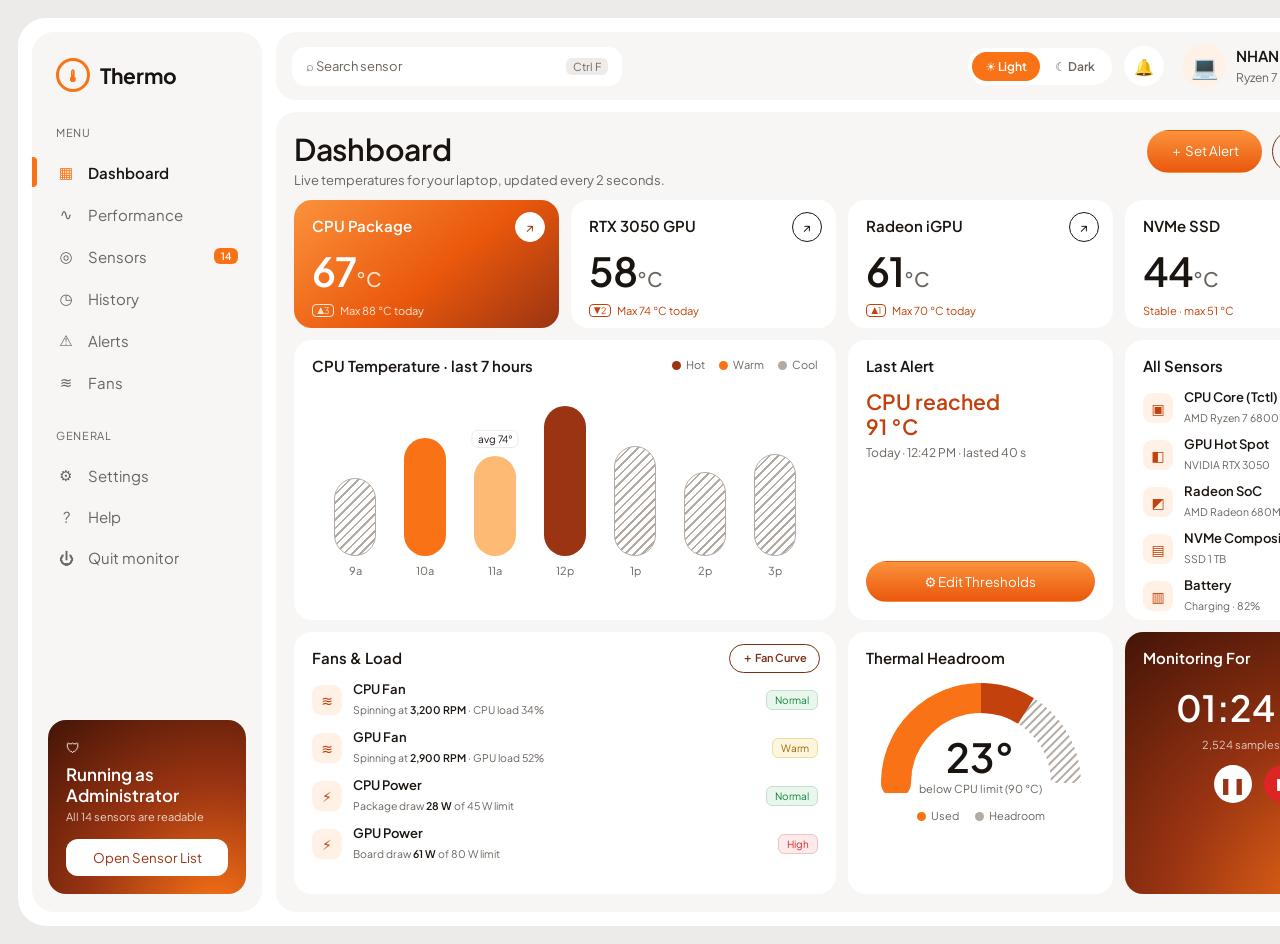
<file: docs/mockups/dashboard.html>
<!doctype html>
<html lang="en" data-theme="light">
<head>
<meta charset="utf-8">
<title>Thermo Mockup</title>
<link href="https://fonts.googleapis.com/css2?family=Plus+Jakarta+Sans:wght@400;500;600;700&display=swap" rel="stylesheet">
<script>
  // mockup only: ?theme=dark preloads dark mode for screenshots
  if (new URLSearchParams(location.search).get('theme') === 'dark') document.documentElement.dataset.theme = 'dark';
</script>
<link rel="stylesheet" href="style.css">
</head>
<body>
<div class="app">
  <aside>
    <div class="logo"><div class="mark">🌡</div>Thermo</div>
    <div class="sec">Menu</div>
    <nav>
      <a class="on"><span class="ic">▦</span>Dashboard</a>
      <a><span class="ic">∿</span>Performance</a>
      <a><span class="ic">◎</span>Sensors <span class="badge">14</span></a>
      <a><span class="ic">◷</span>History</a>
      <a><span class="ic">⚠</span>Alerts</a>
      <a><span class="ic">≋</span>Fans</a>
    </nav>
    <div class="sec">General</div>
    <nav>
      <a><span class="ic">⚙</span>Settings</a>
      <a><span class="ic">?</span>Help</a>
      <a><span class="ic">⏻</span>Quit monitor</a>
    </nav>
    <div class="promo">
      <div style="font-size:14px">🛡</div>
      <h4>Running as<br>Administrator</h4>
      <p>All 14 sensors are readable</p>
      <button>Open Sensor List</button>
    </div>
  </aside>

  <div class="main">
    <div class="top">
      <div class="search">⌕ Search sensor <kbd>Ctrl F</kbd></div>
      <div class="sp"></div>
      <button class="toggle" onclick="document.documentElement.dataset.theme = document.documentElement.dataset.theme === 'dark' ? 'light' : 'dark'">
        <span class="l">☀ Light</span><span class="d">☾ Dark</span>
      </button>
      <div class="iconbtn">🔔</div>
      <div class="who"><div class="av">💻</div><div><b>NHAN-LAPTOP</b><small>Ryzen 7 6800HS · RTX 3050</small></div></div>
    </div>

    <div class="board">
      <div class="head">
        <div><h1>Dashboard</h1><p>Live temperatures for your laptop, updated every 2 seconds.</p></div>
        <div class="acts"><button class="btn pri">＋ Set Alert</button><button class="btn">Export CSV</button></div>
      </div>

      <div class="card stat hero"><h3>CPU Package</h3><div class="arrow">↗</div><div class="v">67<span>°C</span></div><div class="f"><i>▲3</i>Max 88 °C today</div></div>
      <div class="card stat"><h3>RTX 3050 GPU</h3><div class="arrow">↗</div><div class="v">58<span>°C</span></div><div class="f"><i>▼2</i>Max 74 °C today</div></div>
      <div class="card stat"><h3>Radeon iGPU</h3><div class="arrow">↗</div><div class="v">61<span>°C</span></div><div class="f"><i>▲1</i>Max 70 °C today</div></div>
      <div class="card stat"><h3>NVMe SSD</h3><div class="arrow">↗</div><div class="v">44<span>°C</span></div><div class="f">Stable · max 51 °C</div></div>

      <div class="card span2">
        <h3>CPU Temperature · last 7 hours</h3>
        <div class="legend"><span style="--c:#9a3412">Hot</span><span style="--c:#f97316">Warm</span><span style="--c:var(--stripe)">Cool</span></div>
        <div class="bars">
          <div class="bar"><div class="pill s" style="height:78px"></div><small>9a</small></div>
          <div class="bar"><div class="pill a" style="height:118px"></div><small>10a</small></div>
          <div class="bar"><div class="pill b" style="height:100px"><span class="tip">avg 74°</span></div><small>11a</small></div>
          <div class="bar"><div class="pill c" style="height:150px"></div><small>12p</small></div>
          <div class="bar"><div class="pill s" style="height:110px"></div><small>1p</small></div>
          <div class="bar"><div class="pill s" style="height:84px"></div><small>2p</small></div>
          <div class="bar"><div class="pill s" style="height:102px"></div><small>3p</small></div>
        </div>
      </div>

      <div class="card alert">
        <h3>Last Alert</h3>
        <h2>CPU reached<br>91 °C</h2>
        <p>Today · 12:42 PM · lasted 40 s</p>
        <button class="btn pri">⚙ Edit Thresholds</button>
      </div>

      <div class="card">
        <h3>All Sensors</h3><span class="mini">View all</span>
        <div class="list" style="gap:10px">
          <div class="row"><div class="ico">▣</div><div><b>CPU Core (Tctl)</b><small>AMD Ryzen 7 6800HS</small></div><span class="t">69°</span></div>
          <div class="row"><div class="ico">◧</div><div><b>GPU Hot Spot</b><small>NVIDIA RTX 3050</small></div><span class="t">66°</span></div>
          <div class="row"><div class="ico">◩</div><div><b>Radeon SoC</b><small>AMD Radeon 680M</small></div><span class="t">61°</span></div>
          <div class="row"><div class="ico">▤</div><div><b>NVMe Composite</b><small>SSD 1 TB</small></div><span class="t">44°</span></div>
          <div class="row"><div class="ico">▥</div><div><b>Battery</b><small>Charging · 82%</small></div><span class="t">33°</span></div>
        </div>
      </div>

      <div class="card span2">
        <h3>Fans &amp; Load</h3><span class="mini">＋ Fan Curve</span>
        <div class="list" style="gap:11px">
          <div class="row"><div class="ico">≋</div><div><b>CPU Fan</b><small>Spinning at <em>3,200 RPM</em> · CPU load 34%</small></div><span class="chip ok">Normal</span></div>
          <div class="row"><div class="ico">≋</div><div><b>GPU Fan</b><small>Spinning at <em>2,900 RPM</em> · GPU load 52%</small></div><span class="chip warm">Warm</span></div>
          <div class="row"><div class="ico">⚡</div><div><b>CPU Power</b><small>Package draw <em>28 W</em> of 45 W limit</small></div><span class="chip ok">Normal</span></div>
          <div class="row"><div class="ico">⚡</div><div><b>GPU Power</b><small>Board draw <em>61 W</em> of 80 W limit</small></div><span class="chip hot">High</span></div>
        </div>
      </div>

      <div class="card">
        <h3>Thermal Headroom</h3>
        <div class="gauge">
          <svg width="210" height="120" viewBox="0 0 210 120">
            <defs><pattern id="st" width="6" height="6" patternUnits="userSpaceOnUse" patternTransform="rotate(45)"><rect width="6" height="6" fill="var(--stripe-bg)"/><rect width="2" height="6" fill="var(--stripe)"/></pattern></defs>
            <path d="M20 110 A85 85 0 0 1 190 110" fill="none" stroke="url(#st)" stroke-width="30"/>
            <path d="M20 110 A85 85 0 0 1 105 25" fill="none" stroke="#f97316" stroke-width="30" stroke-linecap="round"/>
            <path d="M105 25 A85 85 0 0 1 150 38" fill="none" stroke="#c2410c" stroke-width="30"/>
          </svg>
          <div class="n">23°</div>
          <div class="l">below CPU limit (90 °C)</div>
        </div>
        <div class="glegend"><span style="--c:#f97316">Used</span><span style="--c:var(--stripe)">Headroom</span></div>
      </div>

      <div class="card timer">
        <h3>Monitoring For</h3>
        <div class="clock">01:24:08</div>
        <small>2,524 samples saved</small>
        <div class="ctl"><div>❚❚</div><div class="stop">■</div></div>
      </div>
    </div>
  </div>
</div>
</body>
</html>
</file>
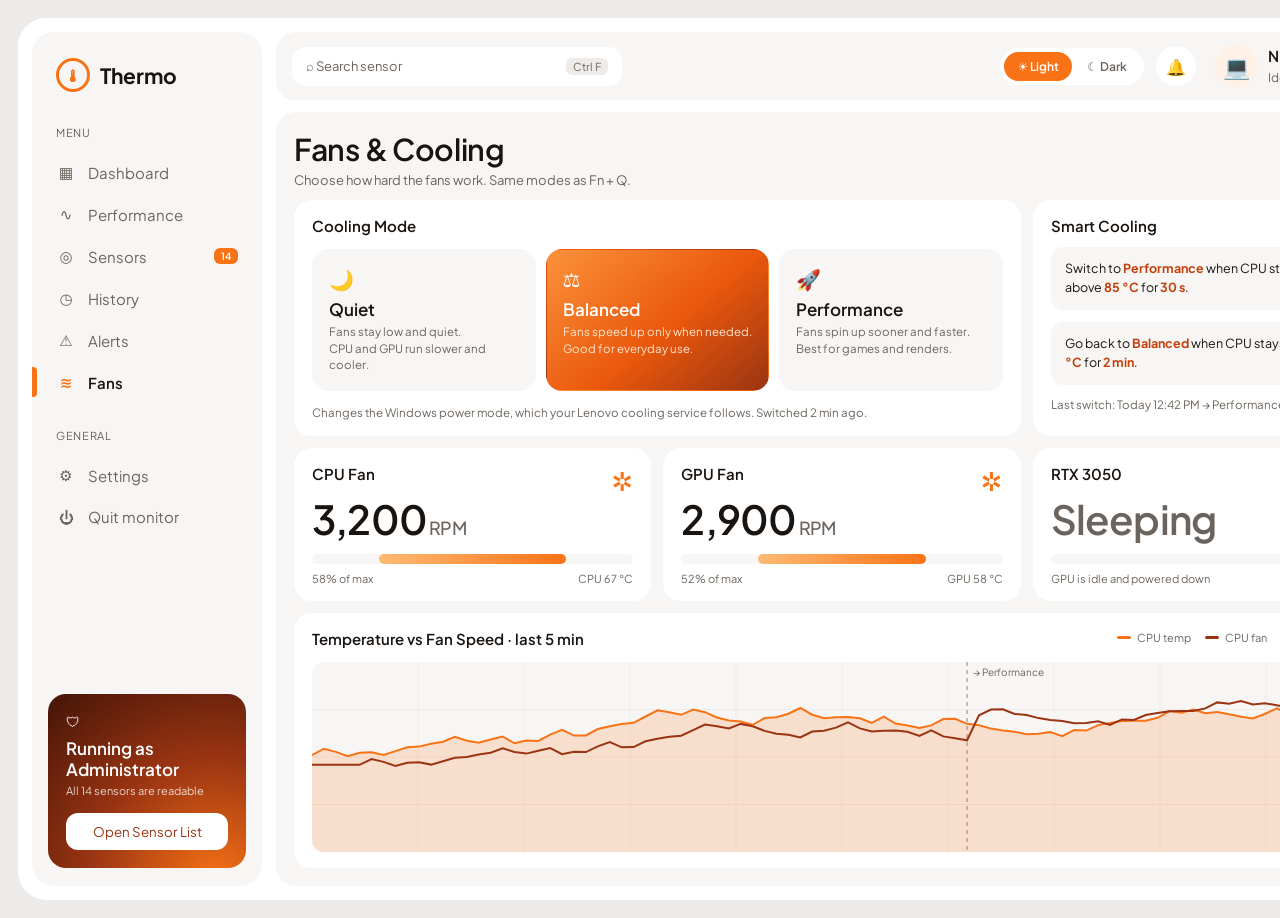
<file: docs/mockups/fans.html>
<!doctype html>
<html lang="en" data-theme="light">
<head>
<meta charset="utf-8">
<title>Thermo Fans Mockup</title>
<link href="https://fonts.googleapis.com/css2?family=Plus+Jakarta+Sans:wght@400;500;600;700&display=swap" rel="stylesheet">
<script>
  if (new URLSearchParams(location.search).get('theme') === 'dark') document.documentElement.dataset.theme = 'dark';
</script>
<link rel="stylesheet" href="style.css">
<style>
.fboard{background:var(--panel);border-radius:20px;padding:18px;display:grid;grid-template-columns:repeat(3,1fr);grid-template-rows:auto auto 1fr;gap:12px}
.fboard .head{grid-column:1/-1}
.modes{grid-column:span 2;display:flex;flex-direction:column;gap:14px}
.seg{display:grid;grid-template-columns:repeat(3,1fr);gap:10px}
.mode{border-radius:16px;padding:16px;background:var(--panel);border:1.5px solid transparent}
.mode b{display:block;font-size:17px;font-weight:600;margin:6px 0 4px}
.mode small{font-size:11.5px;color:var(--muted);line-height:1.45;display:block}
.mode .em{font-size:20px}
.mode.on{background:var(--hero);color:#fff}
.mode.on small{color:#ffe7d3}
.note{font-size:11.5px;color:var(--muted)}
.rpm .v{font-size:40px;font-weight:600;margin:10px 0 4px;letter-spacing:-.02em}
.rpm .v span{font-size:18px;color:var(--muted);font-weight:500}
.rpm .bar{height:10px;border-radius:999px;background:var(--panel);overflow:hidden;margin-top:10px}
.rpm .bar i{display:block;height:100%;border-radius:999px;background:linear-gradient(90deg,#fdba74,#f97316)}
.rpm .f{font-size:11px;color:var(--muted);margin-top:8px;display:flex;justify-content:space-between}
.spin{position:absolute;right:18px;top:16px;font-size:26px;color:var(--o500)}
.auto{display:flex;flex-direction:column;gap:12px}
.sw{position:absolute;right:18px;top:16px;width:46px;height:26px;border-radius:999px;background:var(--o500)}
.sw::after{content:"";position:absolute;right:3px;top:3px;width:20px;height:20px;border-radius:50%;background:#fff}
.rule{background:var(--panel);border-radius:12px;padding:12px 14px;font-size:12.5px;line-height:1.55}
.rule b{color:var(--o700)}
.chart{width:100%;border-radius:12px;background:var(--panel);display:block}
.legend2{display:flex;gap:14px;font-size:11px;color:var(--muted);position:absolute;right:18px;top:18px}
.legend2 span::before{content:"";display:inline-block;width:14px;height:3px;border-radius:2px;margin-right:6px;vertical-align:3px;background:var(--c)}
</style>
</head>
<body>
<div class="app">
  <aside>
    <div class="logo"><div class="mark">🌡</div>Thermo</div>
    <div class="sec">Menu</div>
    <nav>
      <a><span class="ic">▦</span>Dashboard</a>
      <a><span class="ic">∿</span>Performance</a>
      <a><span class="ic">◎</span>Sensors <span class="badge">14</span></a>
      <a><span class="ic">◷</span>History</a>
      <a><span class="ic">⚠</span>Alerts</a>
      <a class="on"><span class="ic">≋</span>Fans</a>
    </nav>
    <div class="sec">General</div>
    <nav>
      <a><span class="ic">⚙</span>Settings</a>
      <a><span class="ic">⏻</span>Quit monitor</a>
    </nav>
    <div class="promo">
      <div style="font-size:14px">🛡</div>
      <h4>Running as<br>Administrator</h4>
      <p>All 14 sensors are readable</p>
      <button>Open Sensor List</button>
    </div>
  </aside>

  <div class="main">
    <div class="top">
      <div class="search">⌕ Search sensor <kbd>Ctrl F</kbd></div>
      <div class="sp"></div>
      <button class="toggle" onclick="document.documentElement.dataset.theme = document.documentElement.dataset.theme === 'dark' ? 'light' : 'dark'">
        <span class="l">☀ Light</span><span class="d">☾ Dark</span>
      </button>
      <div class="iconbtn">🔔</div>
      <div class="who"><div class="av">💻</div><div><b>NHAN-LAPTOP</b><small>IdeaPad 5 Pro 16ARH7</small></div></div>
    </div>

    <div class="fboard">
      <div class="head">
        <div><h1>Fans &amp; Cooling</h1><p>Choose how hard the fans work. Same modes as Fn + Q.</p></div>
      </div>

      <div class="card modes">
        <h3>Cooling Mode</h3>
        <div class="seg">
          <div class="mode"><div class="em">🌙</div><b>Quiet</b><small>Fans stay low and quiet.<br>CPU and GPU run slower and cooler.</small></div>
          <div class="mode on"><div class="em">⚖</div><b>Balanced</b><small>Fans speed up only when needed.<br>Good for everyday use.</small></div>
          <div class="mode"><div class="em">🚀</div><b>Performance</b><small>Fans spin up sooner and faster.<br>Best for games and renders.</small></div>
        </div>
        <p class="note">Changes the Windows power mode, which your Lenovo cooling service follows. Switched 2 min ago.</p>
      </div>

      <div class="card auto">
        <h3>Smart Cooling</h3><div class="sw"></div>
        <div class="rule">Switch to <b>Performance</b> when CPU stays at or above <b>85 °C</b> for <b>30 s</b>.</div>
        <div class="rule">Go back to <b>Balanced</b> when CPU stays below <b>70 °C</b> for <b>2 min</b>.</div>
        <p class="note">Last switch: Today 12:42 PM → Performance</p>
      </div>

      <div class="card rpm"><h3>CPU Fan</h3><div class="spin">✲</div><div class="v">3,200<span> RPM</span></div><div class="bar"><i style="width:58%"></i></div><div class="f"><span>58% of max</span><span>CPU 67 °C</span></div></div>
      <div class="card rpm"><h3>GPU Fan</h3><div class="spin">✲</div><div class="v">2,900<span> RPM</span></div><div class="bar"><i style="width:52%"></i></div><div class="f"><span>52% of max</span><span>GPU 58 °C</span></div></div>
      <div class="card rpm"><h3>RTX 3050</h3><div class="spin" style="color:var(--muted)">☾</div><div class="v" style="color:var(--muted)">Sleeping</div><div class="bar"><i style="width:0"></i></div><div class="f"><span>GPU is idle and powered down</span><span>—</span></div></div>

      <div class="card" style="grid-column:1/-1">
        <h3>Temperature vs Fan Speed · last 5 min</h3>
        <div class="legend2"><span style="--c:#f97316">CPU temp</span><span style="--c:#9a3412">CPU fan</span><span style="--c:var(--stripe)">Mode change</span></div>
        <svg class="chart" id="tf" height="190" style="margin-top:14px"></svg>
      </div>
    </div>
  </div>
</div>
<script>
// mockup only: deterministic fake series
function rng(s){return()=>{s=(s*16807)%2147483647;return s/2147483647}}
function series(seed,n,base,jit){const r=rng(seed);let v=base;return Array.from({length:n},()=>{v=Math.min(.95,Math.max(.05,v+(r()-.5)*jit));return v})}
const svg=document.getElementById('tf'),w=svg.clientWidth,h=svg.clientHeight;
function path(d){return d.map((v,i)=>(i?'L':'M')+(i/(d.length-1)*w).toFixed(1)+' '+(h-v*h).toFixed(1)).join(' ')}
let g='';for(let i=1;i<10;i++)g+=`<line x1="${i*w/10}" y1="0" x2="${i*w/10}" y2="${h}" stroke="var(--line)"/>`;for(let i=1;i<4;i++)g+=`<line x1="0" y1="${i*h/4}" x2="${w}" y2="${i*h/4}" stroke="var(--line)"/>`;
const t=series(7,90,.55,.08),f=t.map((v,i)=>Math.min(.95,(t[Math.max(0,i-4)]*.9)+(i>55?.12:0)));
const mx=w*55/89;
svg.innerHTML=g+`<line x1="${mx}" y1="0" x2="${mx}" y2="${h}" stroke="var(--stripe)" stroke-dasharray="4 4" stroke-width="1.5"/><text x="${mx+6}" y="14" font-size="10" fill="var(--muted)">→ Performance</text>`
 +`<path d="${path(t)} L${w} ${h} L0 ${h}Z" fill="rgba(249,115,22,.18)"/><path d="${path(t)}" fill="none" stroke="#f97316" stroke-width="2"/>`
 +`<path d="${path(f)}" fill="none" stroke="#9a3412" stroke-width="2"/>`;
</script>
</body>
</html>
</file>
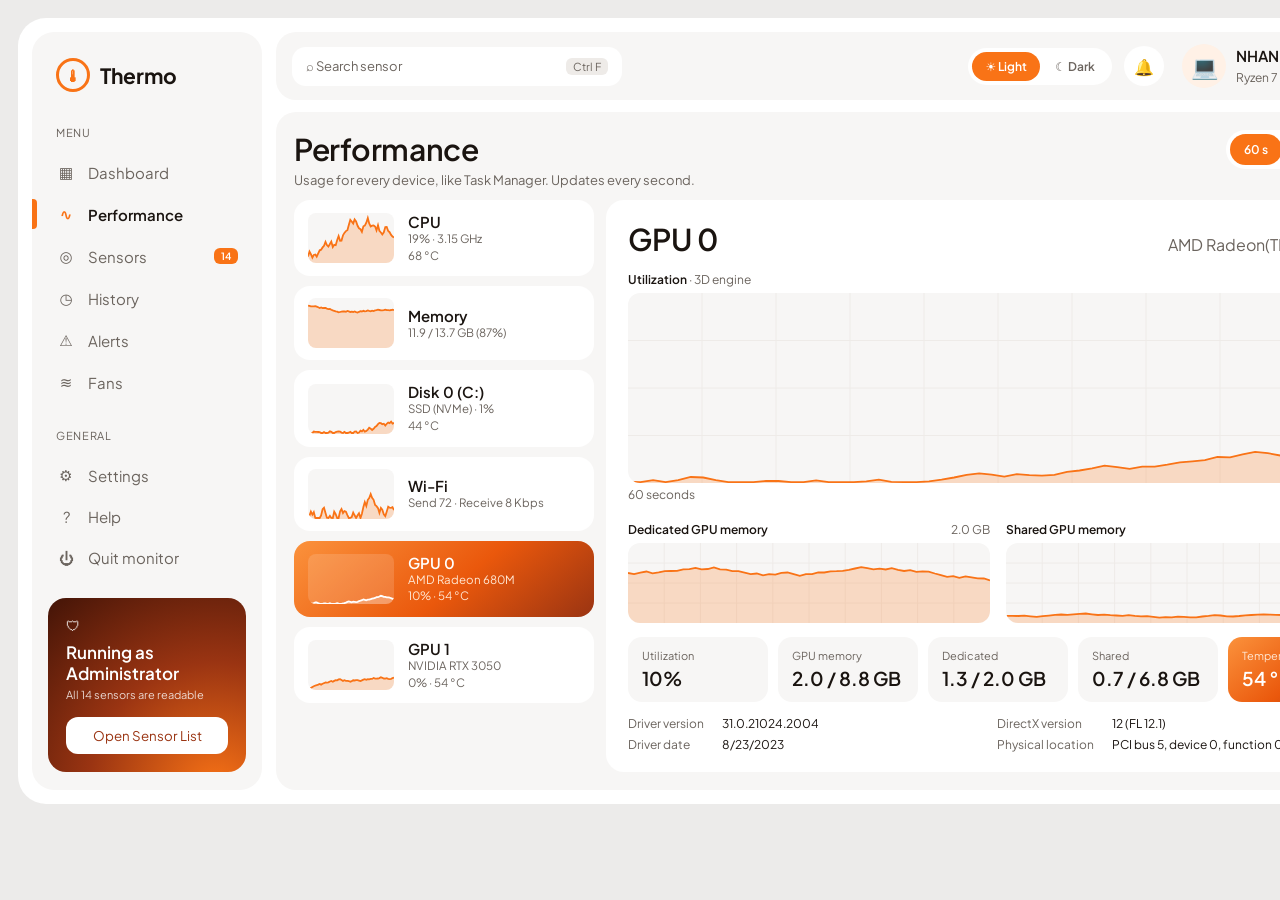
<file: docs/mockups/perf.html>
<!doctype html>
<html lang="en" data-theme="light">
<head>
<meta charset="utf-8">
<title>Thermo Performance Mockup</title>
<link href="https://fonts.googleapis.com/css2?family=Plus+Jakarta+Sans:wght@400;500;600;700&display=swap" rel="stylesheet">
<script>
  if (new URLSearchParams(location.search).get('theme') === 'dark') document.documentElement.dataset.theme = 'dark';
</script>
<link rel="stylesheet" href="style.css">
<style>
.pboard{background:var(--panel);border-radius:20px;padding:18px;display:grid;grid-template-columns:300px 1fr;grid-template-rows:auto 1fr;gap:12px}
.pboard .head{grid-column:1/-1}
.range{display:flex;background:var(--card);border-radius:999px;padding:4px;margin-left:auto}
.range span{padding:8px 14px;border-radius:999px;font-size:12px;font-weight:600;color:var(--muted)}
.range span.on{background:var(--o500);color:#fff}
.devs{display:flex;flex-direction:column;gap:10px}
.dev{background:var(--card);border-radius:16px;padding:12px 14px;display:flex;gap:14px;align-items:center}
.dev svg{flex:0 0 86px;height:50px;border-radius:8px;background:var(--panel)}
.dev b{font-size:15px;font-weight:600;display:block}
.dev small{display:block;font-size:11.5px;color:var(--muted);line-height:1.45}
.dev.on{background:var(--hero);color:#fff}
.dev.on small{color:#ffe7d3}
.dev.on svg{background:rgba(255,255,255,.14)}
.detail{background:var(--card);border-radius:18px;padding:20px 22px;display:flex;flex-direction:column;gap:14px}
.dhead{display:flex;align-items:baseline}
.dhead h2{font-size:30px;font-weight:600}
.dhead span{margin-left:auto;font-size:16px;color:var(--muted)}
.chartlbl{display:flex;justify-content:space-between;font-size:12px;color:var(--muted);margin-bottom:6px}
.chartlbl b{color:var(--ink);font-weight:600}
.chart{width:100%;border-radius:12px;background:var(--panel);display:block}
.two{display:grid;grid-template-columns:1fr 1fr;gap:16px}
.tiles{display:grid;grid-template-columns:repeat(5,1fr);gap:10px}
.tile{background:var(--panel);border-radius:14px;padding:12px 14px}
.tile small{font-size:11px;color:var(--muted);display:block}
.tile b{font-size:19px;font-weight:600;display:block;margin-top:4px;white-space:nowrap}
.tile.hot{background:var(--hero);color:#fff;border:0}
.tile.hot small{color:#ffe7d3}
.meta{display:grid;grid-template-columns:auto 1fr auto 1fr;gap:6px 18px;font-size:12px}
.meta dt{color:var(--muted)}
</style>
</head>
<body>
<div class="app">
  <aside>
    <div class="logo"><div class="mark">🌡</div>Thermo</div>
    <div class="sec">Menu</div>
    <nav>
      <a href="dashboard.html"><span class="ic">▦</span>Dashboard</a>
      <a class="on"><span class="ic">∿</span>Performance</a>
      <a><span class="ic">◎</span>Sensors <span class="badge">14</span></a>
      <a><span class="ic">◷</span>History</a>
      <a><span class="ic">⚠</span>Alerts</a>
      <a><span class="ic">≋</span>Fans</a>
    </nav>
    <div class="sec">General</div>
    <nav>
      <a><span class="ic">⚙</span>Settings</a>
      <a><span class="ic">?</span>Help</a>
      <a><span class="ic">⏻</span>Quit monitor</a>
    </nav>
    <div class="promo">
      <div style="font-size:14px">🛡</div>
      <h4>Running as<br>Administrator</h4>
      <p>All 14 sensors are readable</p>
      <button>Open Sensor List</button>
    </div>
  </aside>

  <div class="main">
    <div class="top">
      <div class="search">⌕ Search sensor <kbd>Ctrl F</kbd></div>
      <div class="sp"></div>
      <button class="toggle" onclick="document.documentElement.dataset.theme = document.documentElement.dataset.theme === 'dark' ? 'light' : 'dark'">
        <span class="l">☀ Light</span><span class="d">☾ Dark</span>
      </button>
      <div class="iconbtn">🔔</div>
      <div class="who"><div class="av">💻</div><div><b>NHAN-LAPTOP</b><small>Ryzen 7 6800HS · RTX 3050</small></div></div>
    </div>

    <div class="pboard">
      <div class="head">
        <div><h1>Performance</h1><p>Usage for every device, like Task Manager. Updates every second.</p></div>
        <div class="range"><span class="on">60 s</span><span>5 min</span><span>1 hr</span></div>
      </div>

      <div class="devs">
        <div class="dev"><svg data-spark="cpu"></svg><div><b>CPU</b><small>19% · 3.15 GHz<br>68 °C</small></div></div>
        <div class="dev"><svg data-spark="mem"></svg><div><b>Memory</b><small>11.9 / 13.7 GB (87%)</small></div></div>
        <div class="dev"><svg data-spark="disk"></svg><div><b>Disk 0 (C:)</b><small>SSD (NVMe) · 1%<br>44 °C</small></div></div>
        <div class="dev"><svg data-spark="wifi"></svg><div><b>Wi-Fi</b><small>Send 72 · Receive 8 Kbps</small></div></div>
        <div class="dev on"><svg data-spark="gpu0"></svg><div><b>GPU 0</b><small>AMD Radeon 680M<br>10% · 54 °C</small></div></div>
        <div class="dev"><svg data-spark="gpu1"></svg><div><b>GPU 1</b><small>NVIDIA RTX 3050<br>0% · 54 °C</small></div></div>
      </div>

      <div class="detail">
        <div class="dhead"><h2>GPU 0</h2><span>AMD Radeon(TM) Graphics</span></div>
        <div>
          <div class="chartlbl"><span><b>Utilization</b> · 3D engine</span><span>100%</span></div>
          <svg class="chart" data-chart="util" height="190"></svg>
          <div class="chartlbl" style="margin-top:4px"><span>60 seconds</span><span>0</span></div>
        </div>
        <div class="two">
          <div><div class="chartlbl"><b>Dedicated GPU memory</b><span>2.0 GB</span></div><svg class="chart" data-chart="ded" height="80"></svg></div>
          <div><div class="chartlbl"><b>Shared GPU memory</b><span>6.8 GB</span></div><svg class="chart" data-chart="sha" height="80"></svg></div>
        </div>
        <div class="tiles">
          <div class="tile"><small>Utilization</small><b>10%</b></div>
          <div class="tile"><small>GPU memory</small><b>2.0 / 8.8 GB</b></div>
          <div class="tile"><small>Dedicated</small><b>1.3 / 2.0 GB</b></div>
          <div class="tile"><small>Shared</small><b>0.7 / 6.8 GB</b></div>
          <div class="tile hot"><small>Temperature</small><b>54 °C</b></div>
        </div>
        <dl class="meta">
          <dt>Driver version</dt><dd>31.0.21024.2004</dd><dt>DirectX version</dt><dd>12 (FL 12.1)</dd>
          <dt>Driver date</dt><dd>8/23/2023</dd><dt>Physical location</dt><dd>PCI bus 5, device 0, function 0</dd>
        </dl>
      </div>
    </div>
  </div>
</div>
<script>
// mockup only: deterministic fake series
function rng(seed){return()=>{seed=(seed*16807)%2147483647;return seed/2147483647}}
function series(seed,n,base,jit){const r=rng(seed);let v=base;return Array.from({length:n},()=>{v=Math.min(.98,Math.max(.02,v+(r()-.5)*jit));return v})}
const SPEC={cpu:[7,.25,.25],mem:[3,.86,.03],disk:[11,.05,.08],wifi:[5,.1,.3],gpu0:[9,.1,.14,.25],gpu1:[13,.03,.04],util:[9,.1,.14,.25],ded:[17,.65,.05],sha:[19,.1,.02]};
function draw(svg,key,grid){
  const [seed,base,jit,k=1]=SPEC[key],w=svg.clientWidth,h=svg.clientHeight,d=series(seed,60,base,jit).map(v=>v*k);
  const pts=d.map((v,i)=>[i/(d.length-1)*w,h-v*h]);
  const line=pts.map((p,i)=>(i?'L':'M')+p[0].toFixed(1)+' '+p[1].toFixed(1)).join(' ');
  const onHero=svg.closest('.dev.on');
  const stroke=onHero?'#fff':'#f97316', fill=onHero?'rgba(255,255,255,.25)':'rgba(249,115,22,.22)';
  let g='';
  if(grid){for(let i=1;i<10;i++)g+=`<line x1="${i*w/10}" y1="0" x2="${i*w/10}" y2="${h}" stroke="var(--line)"/>`;for(let i=1;i<4;i++)g+=`<line x1="0" y1="${i*h/4}" x2="${w}" y2="${i*h/4}" stroke="var(--line)"/>`}
  svg.innerHTML=g+`<path d="${line} L${w} ${h} L0 ${h}Z" fill="${fill}"/><path d="${line}" fill="none" stroke="${stroke}" stroke-width="1.8"/>`;
}
document.querySelectorAll('[data-spark]').forEach(s=>draw(s,s.dataset.spark,false));
document.querySelectorAll('[data-chart]').forEach(s=>draw(s,s.dataset.chart,true));
</script>
</body>
</html>
</file>
<file: docs/mockups/style.css>
:root{
  --bg:#ecebea; --app:#ffffff; --panel:#f7f6f5; --card:#ffffff; --ink:#1a1410; --muted:#6b645e; --line:#eeebe8;
  --o900:#7c2d12; --o700:#c2410c; --o500:#f97316; --o300:#fdba74; --o100:#fff1e6;
  --hero:linear-gradient(140deg,#fb923c 0%,#ea580c 55%,#9a3412 100%);
  --deep:radial-gradient(circle at 85% 110%,#f97316 0,#9a3412 50%,#431407 100%);
  --stripe:#b3aaa3; --stripe-bg:#ffffff;
  --ok:#15803d; --ok-bg:#e8f6ec; --ok-bd:#bfe3cb;
  --warm:#a16207; --warm-bg:#fdf6dc; --warm-bd:#f0dc9a;
  --hot:#dc2626; --hot-bg:#fdeaea; --hot-bd:#f4c2c2;
  --btn-ink:#7c2d12;
}
[data-theme="dark"]{
  --bg:#0b0b0d; --app:#121215; --panel:#18181c; --card:#212126; --ink:#f4f2f0; --muted:#a6a19c; --line:#2d2c31;
  --o900:#fdba74; --o700:#fb923c; --o500:#f97316; --o300:#fed7aa; --o100:#3a2416;
  --hero:linear-gradient(140deg,#f97316 0%,#c2410c 55%,#6b230c 100%);
  --deep:radial-gradient(circle at 85% 110%,#ea580c 0,#7c2d12 45%,#1f0d05 100%);
  --stripe:#5a5751; --stripe-bg:#212126;
  --ok:#4ade80; --ok-bg:#15301f; --ok-bd:#22543a;
  --warm:#facc15; --warm-bg:#352d0e; --warm-bd:#5c4d12;
  --hot:#f87171; --hot-bg:#3b1717; --hot-bd:#6b2626;
  --btn-ink:#fdba74;
}
*{box-sizing:border-box;margin:0;padding:0}
body{font-family:"Plus Jakarta Sans",system-ui,sans-serif;background:var(--bg);color:var(--ink);padding:18px;transition:background .25s,color .25s}
.app{display:grid;grid-template-columns:230px 1fr;gap:14px;background:var(--app);border-radius:28px;padding:14px;width:1404px}
aside{background:var(--panel);border-radius:22px;padding:26px 0 18px;display:flex;flex-direction:column}
.logo{display:flex;align-items:center;gap:10px;font-weight:700;font-size:21px;padding:0 24px 34px}
.logo .mark{width:34px;height:34px;border-radius:50%;border:3px solid var(--o500);display:grid;place-items:center;color:var(--o500);font-size:16px}
.sec{font-size:11px;letter-spacing:.06em;color:var(--muted);padding:0 24px 12px;text-transform:uppercase}
nav a{display:flex;align-items:center;gap:12px;padding:11px 24px;color:var(--muted);font-size:15px;text-decoration:none;position:relative}
nav a.on{color:var(--ink);font-weight:600}
nav a.on::before{content:"";position:absolute;left:0;top:6px;bottom:6px;width:5px;border-radius:0 4px 4px 0;background:var(--o500)}
nav a .ic{width:20px;text-align:center}
nav a.on .ic{color:var(--o500)}
.badge{margin-left:auto;background:var(--o500);color:#fff;font-size:10px;padding:2px 7px;border-radius:6px;font-weight:600}
nav+.sec{margin-top:26px}
.promo{margin:auto 16px 0;border-radius:18px;padding:18px;color:#fff;background:var(--deep)}
.promo h4{font-size:17px;font-weight:600;line-height:1.25;margin:8px 0 4px}
.promo p{font-size:11px;opacity:.8}
.promo button{margin-top:16px;width:100%;border:0;border-radius:12px;padding:10px;background:#fff;color:#9a3412;font:600 13px inherit;font-family:inherit}
.main{display:flex;flex-direction:column;gap:12px;min-width:0}
.top{background:var(--panel);border-radius:20px;padding:12px 16px;display:flex;align-items:center;gap:12px}
.search{flex:0 0 330px;background:var(--card);border-radius:14px;padding:11px 14px;color:var(--muted);font-size:13px;display:flex;gap:10px;align-items:center}
.search kbd{margin-left:auto;background:var(--line);border-radius:6px;padding:2px 7px;font-family:inherit;font-size:11px;color:var(--muted)}
.iconbtn{width:40px;height:40px;border-radius:50%;background:var(--card);display:grid;place-items:center;font-size:16px}
.top .sp{flex:1}
/* theme toggle */
.toggle{display:flex;align-items:center;gap:2px;background:var(--card);border-radius:999px;padding:4px;border:0;cursor:pointer;font-family:inherit}
.toggle span{display:flex;align-items:center;gap:6px;padding:7px 13px;border-radius:999px;font-size:12px;font-weight:600;color:var(--muted);transition:.2s}
[data-theme="light"] .toggle .l,[data-theme="dark"] .toggle .d{background:var(--o500);color:#fff}
.who{display:flex;align-items:center;gap:10px;margin-left:6px}
.who .av{width:44px;height:44px;border-radius:50%;background:var(--o100);display:grid;place-items:center;font-size:22px}
.who b{display:block;font-size:15px;font-weight:600}
.who small{color:var(--muted);font-size:12px}
.board{background:var(--panel);border-radius:20px;padding:18px;display:grid;grid-template-columns:repeat(4,1fr);grid-template-rows:auto 128px 280px 262px;gap:12px}
.head{grid-column:1/-1;display:flex;align-items:flex-start}
.head h1{font-size:30px;font-weight:600;letter-spacing:-.01em}
.head p{color:var(--muted);font-size:13px;margin-top:4px}
.head .acts{margin-left:auto;display:flex;gap:10px}
.btn{border-radius:999px;padding:11px 22px;font:600 14px inherit;font-family:inherit;border:1.5px solid var(--btn-ink);background:transparent;color:var(--btn-ink)}
.btn.pri{background:linear-gradient(180deg,#fb923c,#ea580c);color:#fff;border-color:transparent}
.card{background:var(--card);border-radius:18px;padding:16px 18px;position:relative;min-height:0;overflow:hidden}
.card h3{font-size:15px;font-weight:600}
.arrow{position:absolute;right:14px;top:12px;width:30px;height:30px;border-radius:50%;border:1.5px solid var(--ink);display:grid;place-items:center;font-size:13px}
.stat .v{font-size:40px;font-weight:600;margin:10px 0 8px;letter-spacing:-.02em}
.stat .v span{font-size:20px;color:var(--muted);font-weight:500}
.stat .f{font-size:11px;color:var(--o700);display:flex;align-items:center;gap:6px}
.stat .f i{font-style:normal;border:1px solid currentColor;border-radius:4px;padding:0 4px;font-size:9px}
.stat.hero{background:var(--hero);color:#fff}
.stat.hero .arrow{border-color:#fff;background:#fff;color:#9a3412}
.stat.hero .v span{color:#ffe1c7}
.stat.hero .f{color:#ffe7d3}
.span2{grid-column:span 2}
.bars{display:flex;justify-content:space-between;align-items:flex-end;height:calc(100% - 46px);padding:6px 8px 0}
.bar{display:flex;flex-direction:column;align-items:center;gap:8px;flex:1}
.pill{width:42px;border-radius:999px;position:relative}
.pill.s{background:repeating-linear-gradient(135deg,var(--stripe-bg) 0 4px,var(--stripe) 4px 6px);border:1.5px solid var(--stripe)}
.pill.a{background:#f97316}.pill.b{background:#fdba74}.pill.c{background:#9a3412}
[data-theme="dark"] .pill.c{background:#c2410c}
.pill .tip{position:absolute;top:-26px;left:50%;transform:translateX(-50%);font-size:10px;background:var(--card);border:1px solid var(--line);border-radius:6px;padding:2px 5px;white-space:nowrap}
.bar small{font-size:11px;color:var(--muted)}
.legend{display:flex;gap:14px;font-size:11px;color:var(--muted);position:absolute;right:18px;top:18px}
.legend span::before,.glegend span::before{content:"";display:inline-block;width:9px;height:9px;border-radius:50%;margin-right:5px;vertical-align:-1px;background:var(--c)}
.alert h2{color:var(--o700);font-size:21px;font-weight:600;line-height:1.2;margin:14px 0 6px}
.alert p{font-size:12px;color:var(--muted)}
.alert .btn{position:absolute;left:18px;right:18px;bottom:18px;display:flex;justify-content:center;gap:8px}
.list{display:flex;flex-direction:column;gap:12px;margin-top:14px}
.row{display:flex;align-items:center;gap:11px}
.row .ico{width:30px;height:30px;border-radius:9px;display:grid;place-items:center;font-size:14px;background:var(--o100);color:var(--o700)}
.row b{font-size:13px;font-weight:600;display:block}
.row small{font-size:10.5px;color:var(--muted)}
.row small em{font-style:normal;font-weight:600;color:var(--ink)}
.row .t{margin-left:auto;font-weight:600;font-size:14px}
.chip{margin-left:auto;font-size:10px;border-radius:6px;padding:3px 8px;border:1px solid}
.ok{color:var(--ok);background:var(--ok-bg);border-color:var(--ok-bd)}
.warm{color:var(--warm);background:var(--warm-bg);border-color:var(--warm-bd)}
.hot{color:var(--hot);background:var(--hot-bg);border-color:var(--hot-bd)}
.mini{font-size:11px;border-radius:999px;padding:6px 12px;border:1.5px solid var(--btn-ink);color:var(--btn-ink);font-weight:600;position:absolute;right:16px;top:12px}
.gauge{display:flex;flex-direction:column;align-items:center;margin-top:6px}
.gauge .n{font-size:40px;font-weight:600;margin-top:-62px}
.gauge .l{font-size:11px;color:var(--muted)}
.glegend{display:flex;justify-content:center;gap:16px;font-size:11px;color:var(--muted);margin-top:14px}
.timer{background:var(--deep);color:#fff}
.timer .clock{font-size:36px;font-weight:600;text-align:center;margin:18px 0 14px;letter-spacing:.02em}
.timer small{display:block;text-align:center;font-size:11px;opacity:.75;margin-top:-6px}
.timer .ctl{display:flex;justify-content:center;gap:12px;margin-top:14px}
.timer .ctl div{width:38px;height:38px;border-radius:50%;background:#fff;display:grid;place-items:center;color:#9a3412;font-weight:700}
.timer .ctl div.stop{background:#dc2626;color:#fff}
</file>
